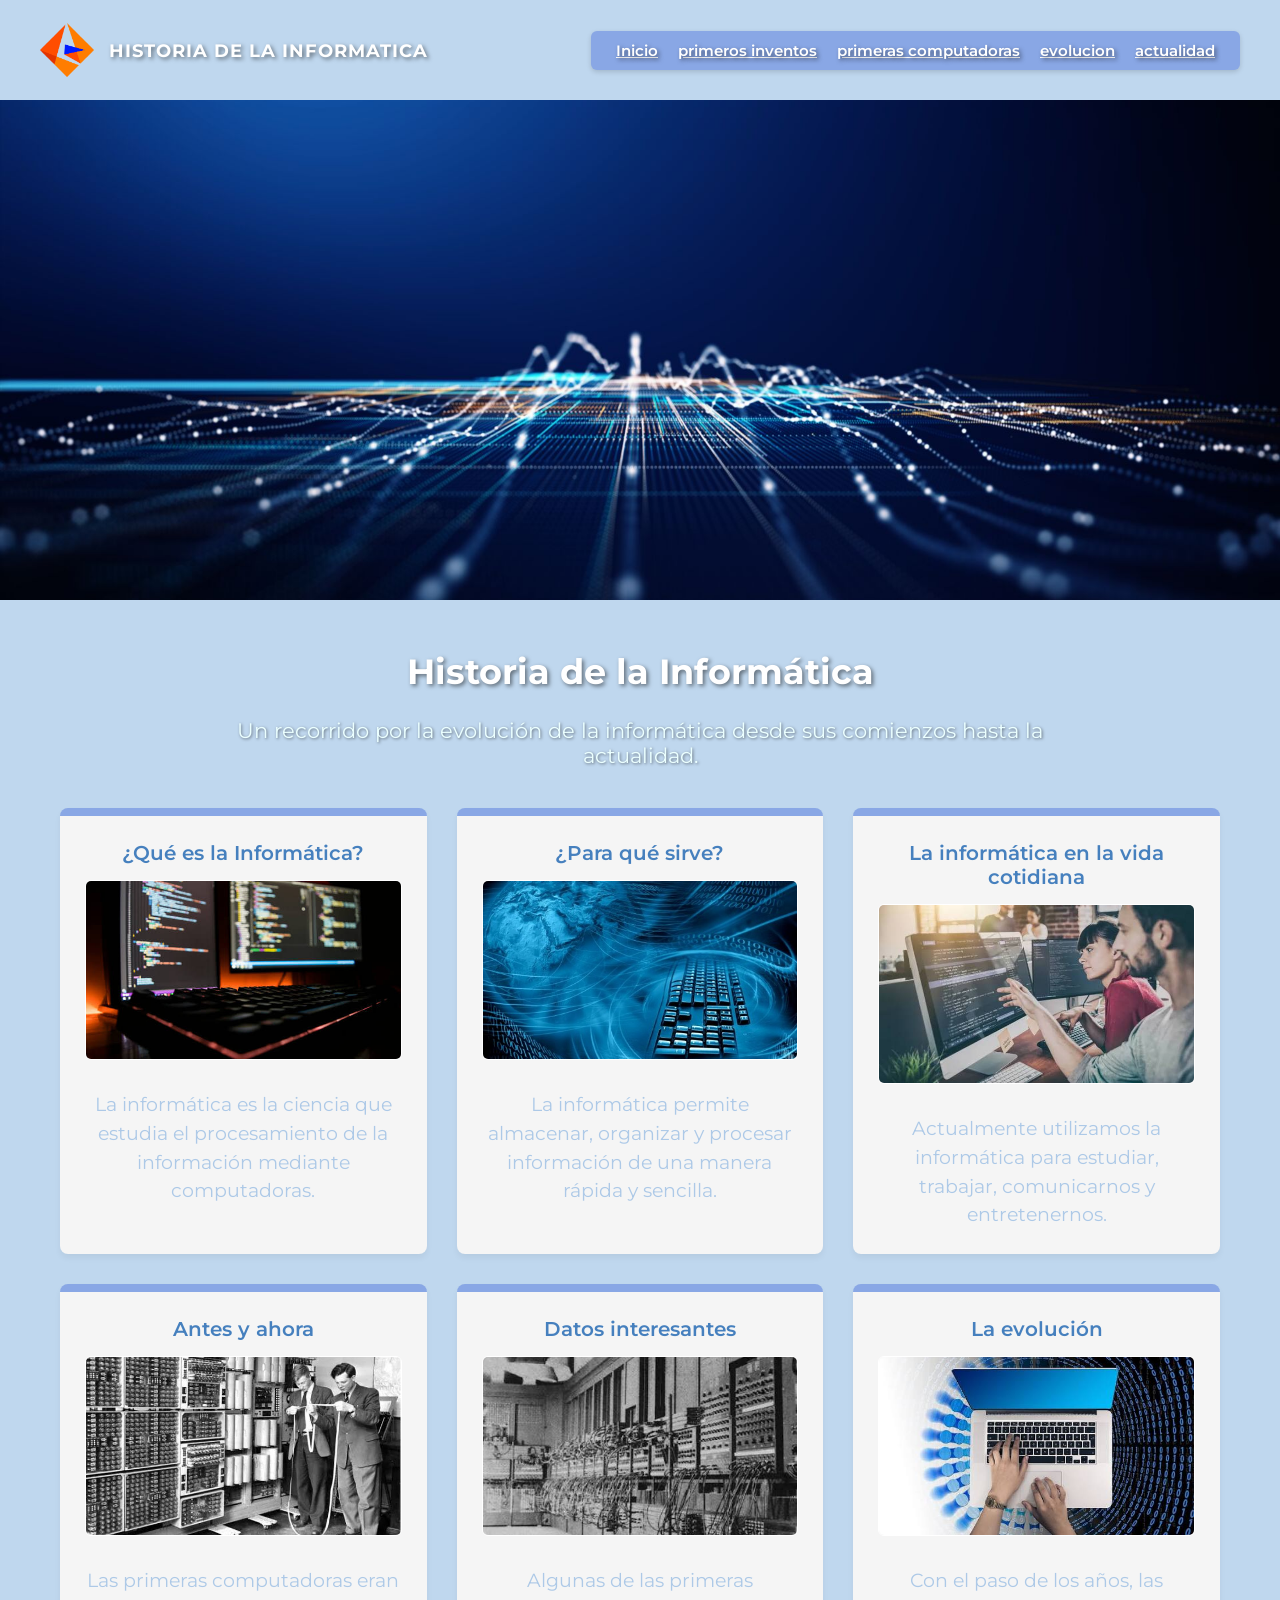
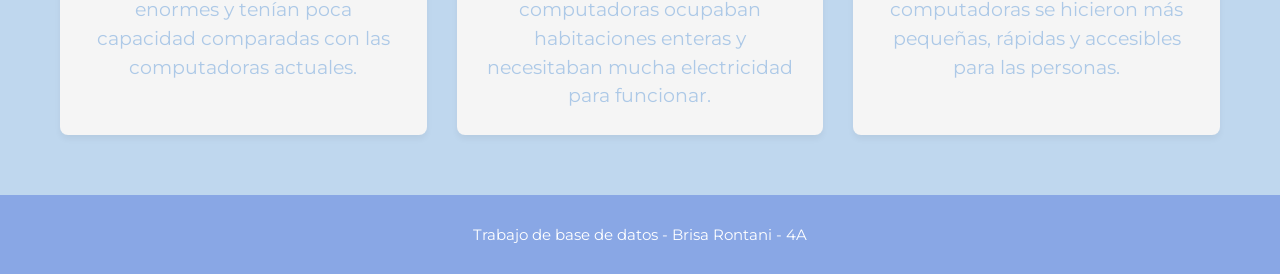
<file: index.html>
<!DOCTYPE html>
<html lang="es">
<head>
    <meta charset="UTF-8">
    <title>Historia de la Informática</title>
    <link rel="stylesheet" href="styles.css" type="text/css">
</head>
<body>
<header>
    <div class="logo">
       
        <img src="img/logo.png" alt="Logo de la pagina">
         HISTORIA DE LA INFORMATICA
    </div>
    <nav>
        <ul>
            <li><a href="index.html">Inicio</a></li>
            <li><a href="Primeros.inventos.html">primeros inventos</a></li>
            <li><a href="Primeras.computadoras.html">primeras computadoras</a></li>
            <li><a href="Evolucion.de.las.computadoras.html">evolucion</a></li>
            <li><a href="Actualidad.html">actualidad</a></li>
        </ul>
    </nav>
</header>
 <section class="banner">
        <img src="img/banner.jpg" alt="Historia de la informática">
    </section>
<main class="pagina">

    <h1>Historia de la Informática</h1>
    <p>
            Un recorrido por la evolución de la informática
            desde sus comienzos hasta la actualidad.
    </p>

    <div class="cajas">

        <div class="caja">
            <h3>¿Qué es la Informática?</h3>
            <img src="img/informatica.jpg" alt="Computadora">
            <p>   La informática es la ciencia que estudia el procesamiento
            de la información mediante computadoras.</p>
        </div>

        <div class="caja">
            <h3>¿Para qué sirve?</h3>
            <img src="img/uso-informatica.jpg" alt="Uso de la informática">
            <p>  La informática permite almacenar, organizar y procesar
            información de una manera rápida y sencilla.</p>
        </div>


        <div class="caja">
            <h3>La informática en la vida cotidiana</h3>
            <img src="img/vida-cotidiana.jpg" alt="Tecnología en la vida cotidiana">
            <p>Actualmente utilizamos la informática para estudiar,
            trabajar, comunicarnos y entretenernos.</p>
        </div>


        <div class="caja">
            <h3>Antes y ahora</h3>
            <img src="img/antes-ahora.jpg" alt="Computadoras antiguas y modernas">
            <p> Las primeras computadoras eran enormes y tenían poca
            capacidad comparadas con las computadoras actuales. </p>
        </div>


        <div class="caja">
            <h3>Datos interesantes</h3>
            <img src="img/datos.jpg" alt="Computadora antigua">
             
            <p>Algunas de las primeras computadoras ocupaban habitaciones
            enteras y necesitaban mucha electricidad para funcionar.</p>
        </div>


        <div class="caja">
            <h3>La evolución</h3>
            <img src="img/evolucion.jpg" alt="Evolución de la tecnología">
            <p>     Con el paso de los años, las computadoras se hicieron
            más pequeñas, rápidas y accesibles para las personas.</p>
        </div>

    </div>

</main>
      <footer>
      <p>Trabajo de base de datos - Brisa Rontani - 4A</p>
    </footer>
</body>
</html>
</file>
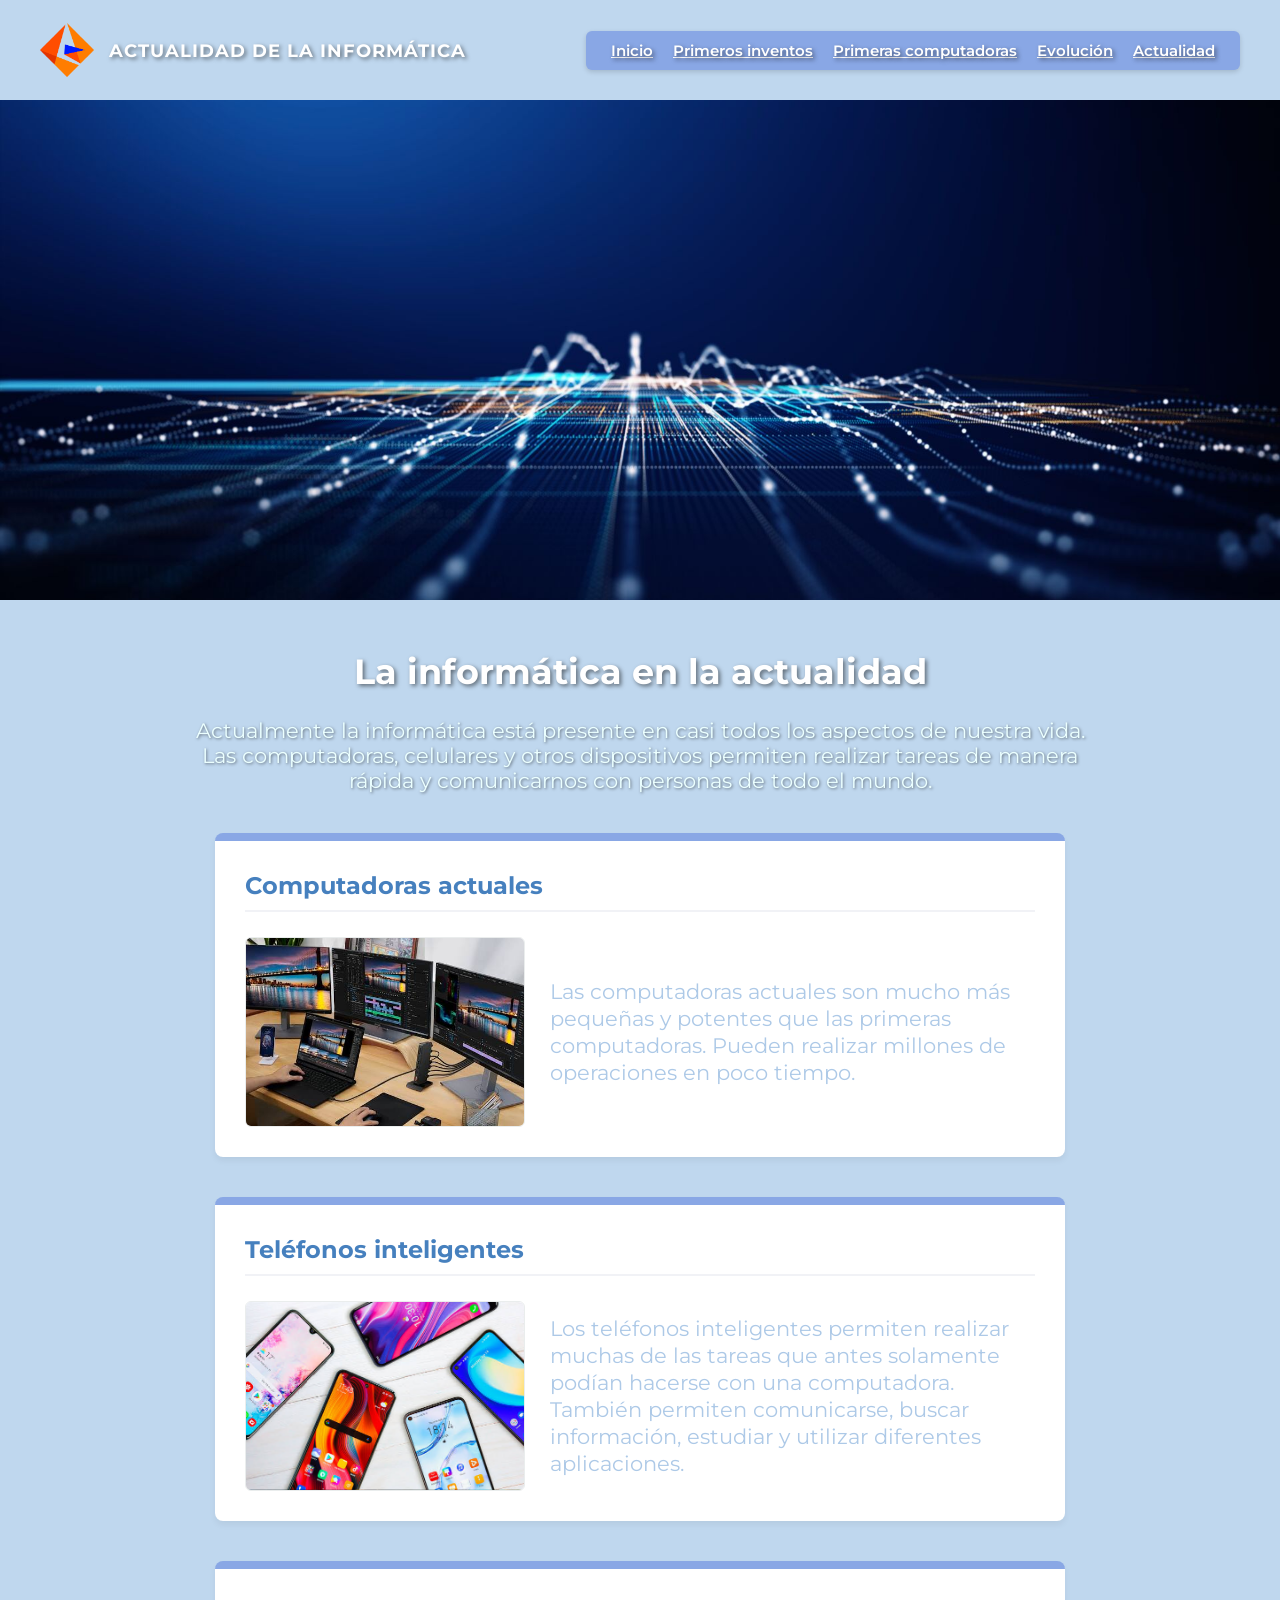
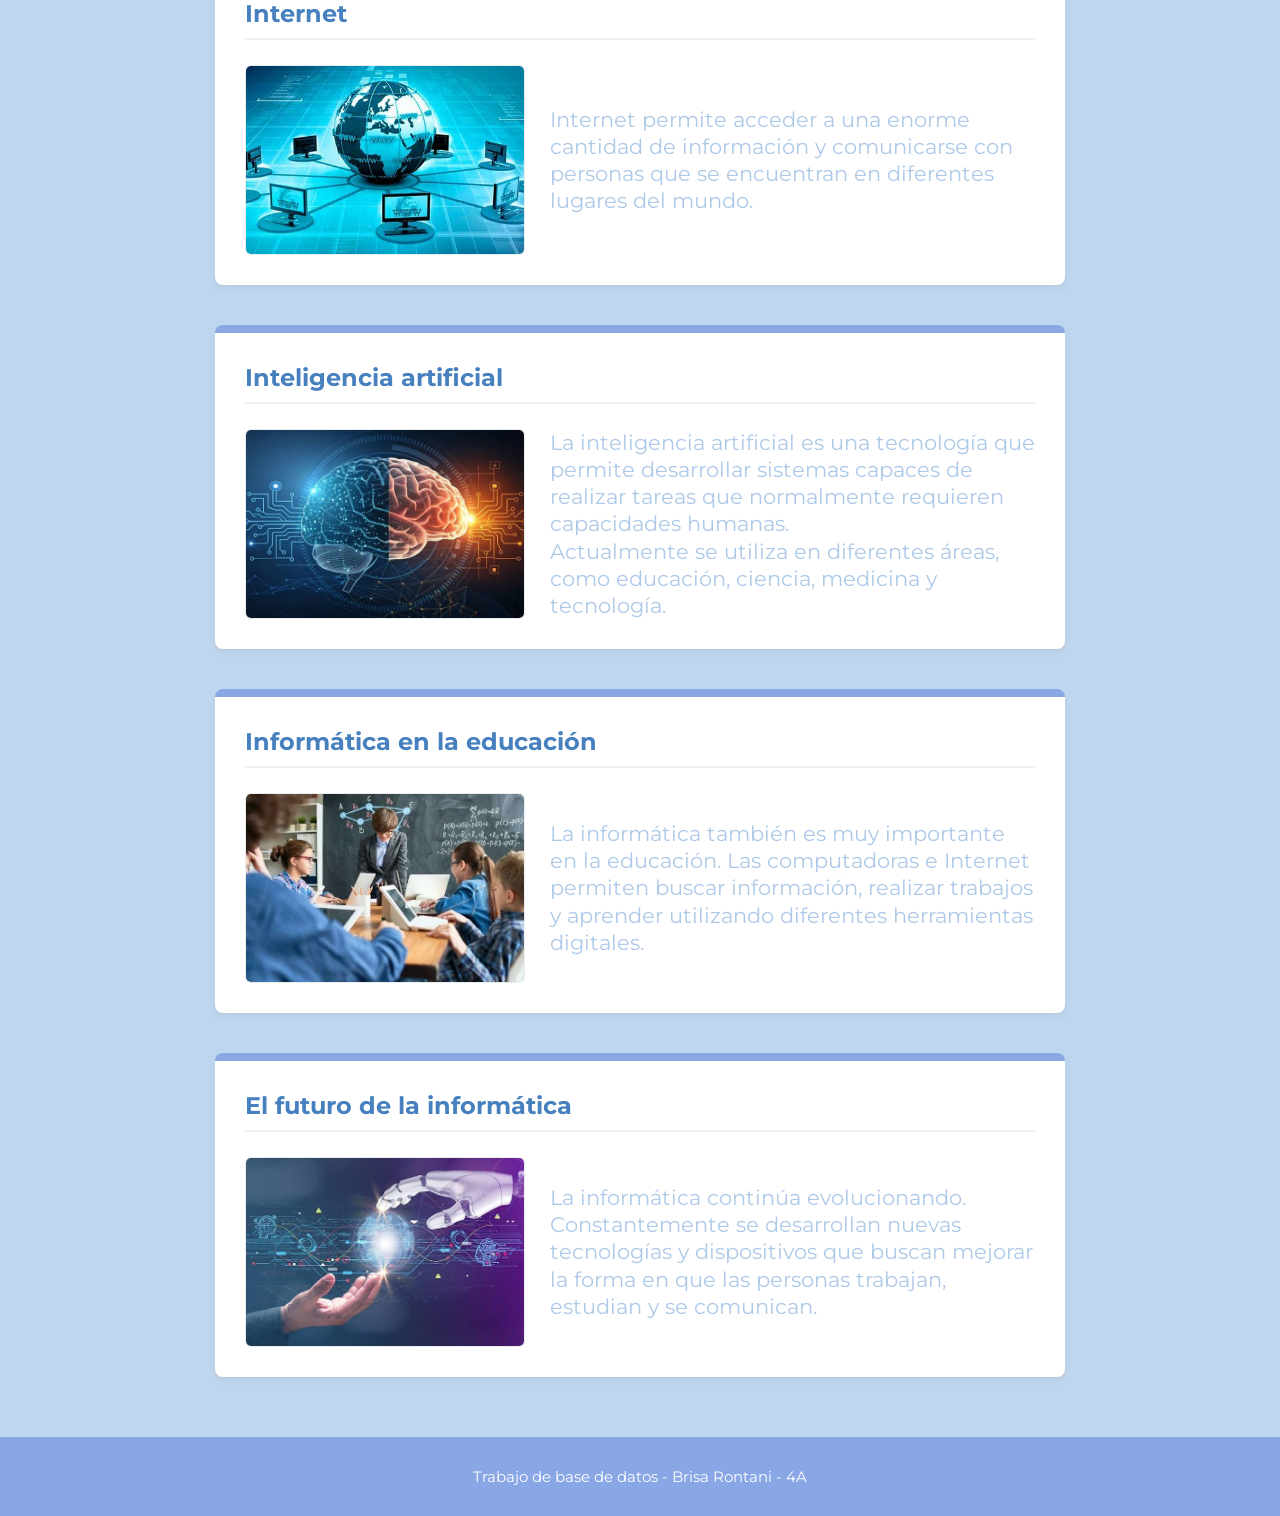
<file: Actualidad.html>
<!DOCTYPE html>
<html lang="es">

<head>
    
    <meta charset="UTF-8">
    <title>Actualidad - Historia de la Informática</title>
    <link rel="stylesheet" href="styles.css" type="text/css">
</head>

<body>
    <header>

        <div class="logo">
            <img src="img/logo.png" alt="Logo">
            ACTUALIDAD DE LA INFORMÁTICA
        </div>

        <nav>
            <ul>
                <li><a href="index.html">Inicio</a></li>
                <li><a href="Primeros.inventos.html">Primeros inventos</a></li>
                <li><a href="Primeras.computadoras.html">Primeras computadoras</a></li>
                <li><a href="Evolucion.de.las.computadoras.html">Evolución</a></li>
                <li><a href="Actualidad.html">Actualidad</a></li>
            </ul>
        </nav>

    </header>

    <section class="banner">
        <img src="img/banner.jpg" alt="Historia de la informática">  
    </section>

    <main class="pagina">

        <h1>La informática en la actualidad</h1>

        <p>
            Actualmente la informática está presente en casi todos los
            aspectos de nuestra vida. Las computadoras, celulares y otros
            dispositivos permiten realizar tareas de manera rápida y
            comunicarnos con personas de todo el mundo.
        </p>


        <div class="contenido-pagina">
            <div class="bloque">

                <h2>Computadoras actuales</h2>

                <img src="img/computadora-actual.jpg" alt="Computadora moderna">

                <p>
                    Las computadoras actuales son mucho más pequeñas y
                    potentes que las primeras computadoras. Pueden realizar
                    millones de operaciones en poco tiempo.
                </p>

            </div>

            <div class="bloque">

                <h2>Teléfonos inteligentes</h2>

                <img src="img/celular.jpg" alt="Teléfono inteligente">

                <p>
                    Los teléfonos inteligentes permiten realizar muchas de
                    las tareas que antes solamente podían hacerse con una
                    computadora.
                <br>
                    También permiten comunicarse, buscar información,
                    estudiar y utilizar diferentes aplicaciones.
                </p>

            </div>

            <div class="bloque">

                <h2>Internet</h2>

                <img src="img/internet-actual.jpg" alt="Internet">

                <p>
                    Internet permite acceder a una enorme cantidad de
                    información y comunicarse con personas que se encuentran
                    en diferentes lugares del mundo.
                </p>

            </div>

            <div class="bloque">

                <h2>Inteligencia artificial</h2>

                <img src="img/inteligencia-artificial.jpg" alt="Inteligencia artificial">

                <p>
                    La inteligencia artificial es una tecnología que permite
                    desarrollar sistemas capaces de realizar tareas que
                    normalmente requieren capacidades humanas.
            <br>
                    Actualmente se utiliza en diferentes áreas, como educación,
                    ciencia, medicina y tecnología.
                </p>

            </div>

            <div class="bloque">

                <h2>Informática en la educación</h2>

                <img src="img/informatica-educacion.jpg" alt="Informática en la educación">

                <p>
                    La informática también es muy importante en la educación.
                    Las computadoras e Internet permiten buscar información,
                    realizar trabajos y aprender utilizando diferentes
                    herramientas digitales.
                </p>

            </div>

            <div class="bloque">

                <h2>El futuro de la informática</h2>

                <img src="img/futuro-tecnologia.jpg" alt="Futuro de la tecnología">

                <p>
                    La informática continúa evolucionando. Constantemente se
                    desarrollan nuevas tecnologías y dispositivos que buscan
                    mejorar la forma en que las personas trabajan, estudian y
                    se comunican.
                </p>

            </div>

        </div>



    </main>

    <footer>
       <p>Trabajo de base de datos - Brisa Rontani - 4A</p>
    </footer>

</body>

</html>
</file>
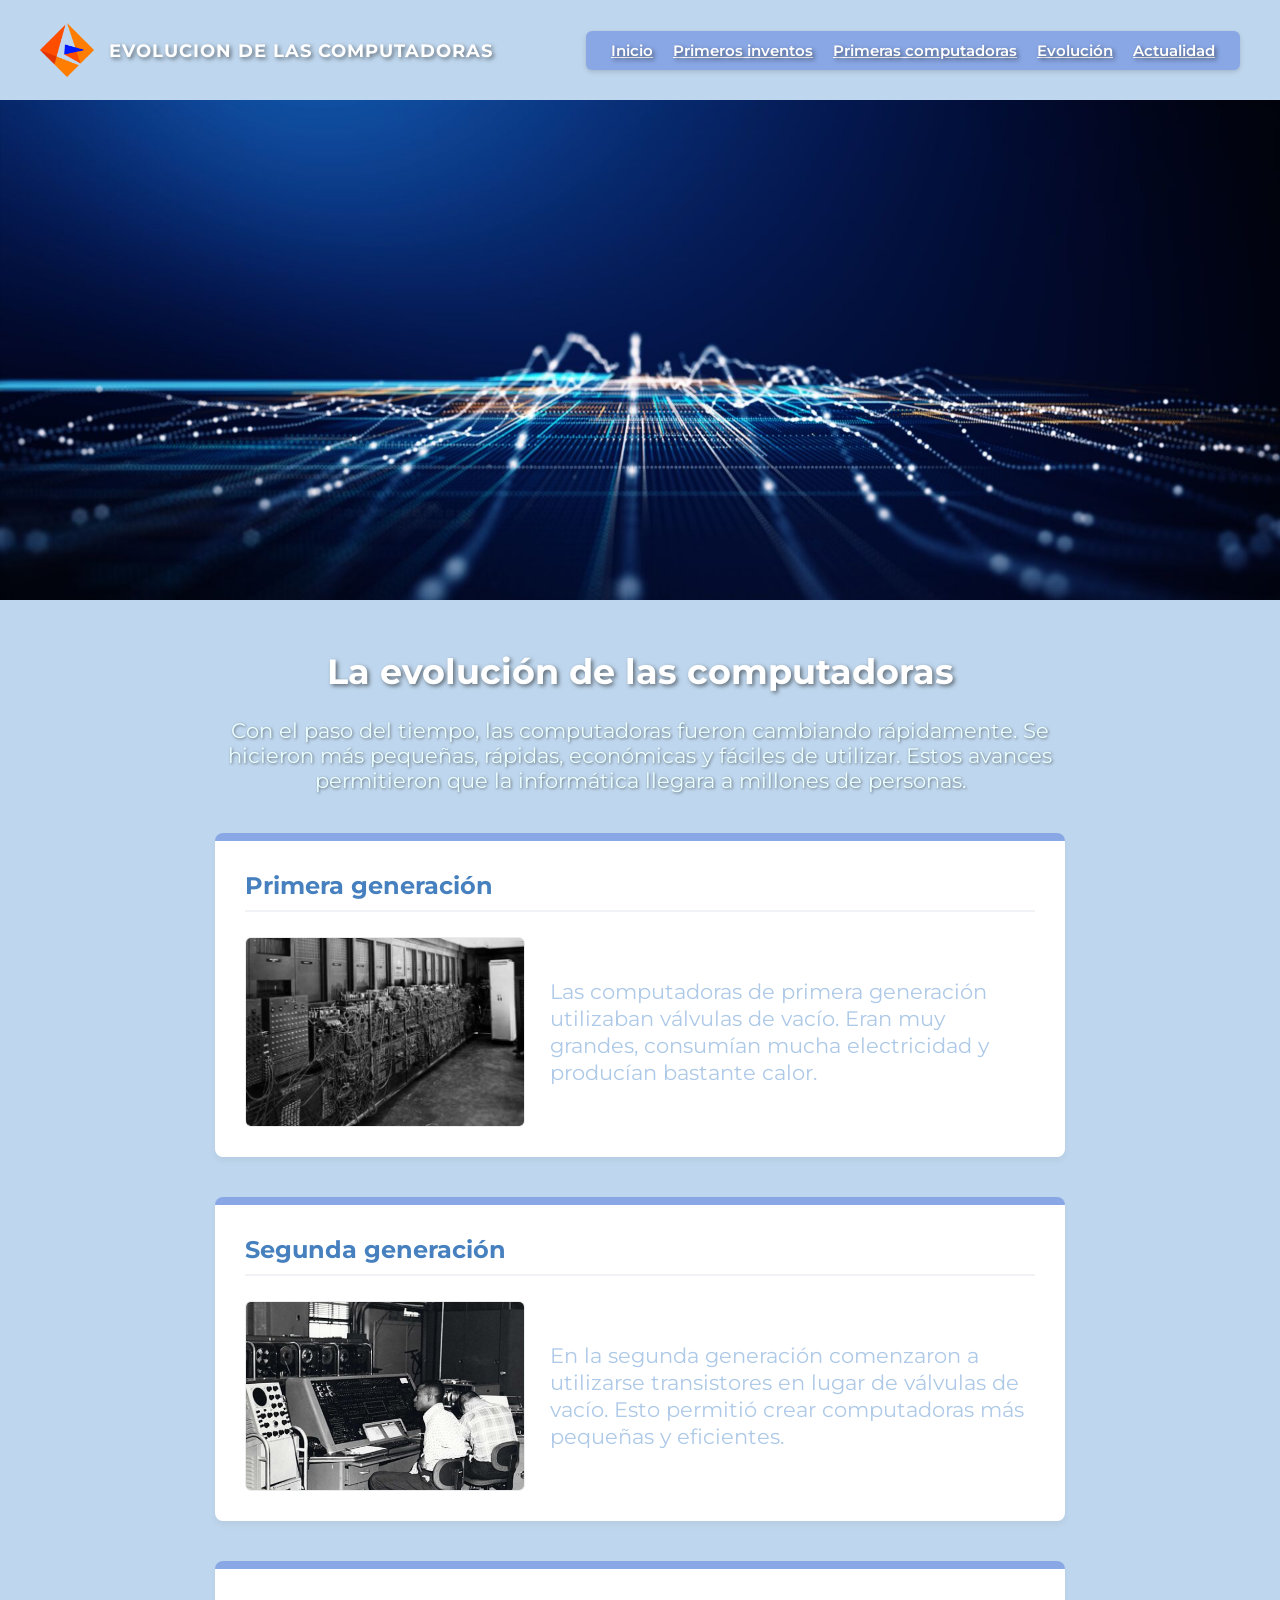
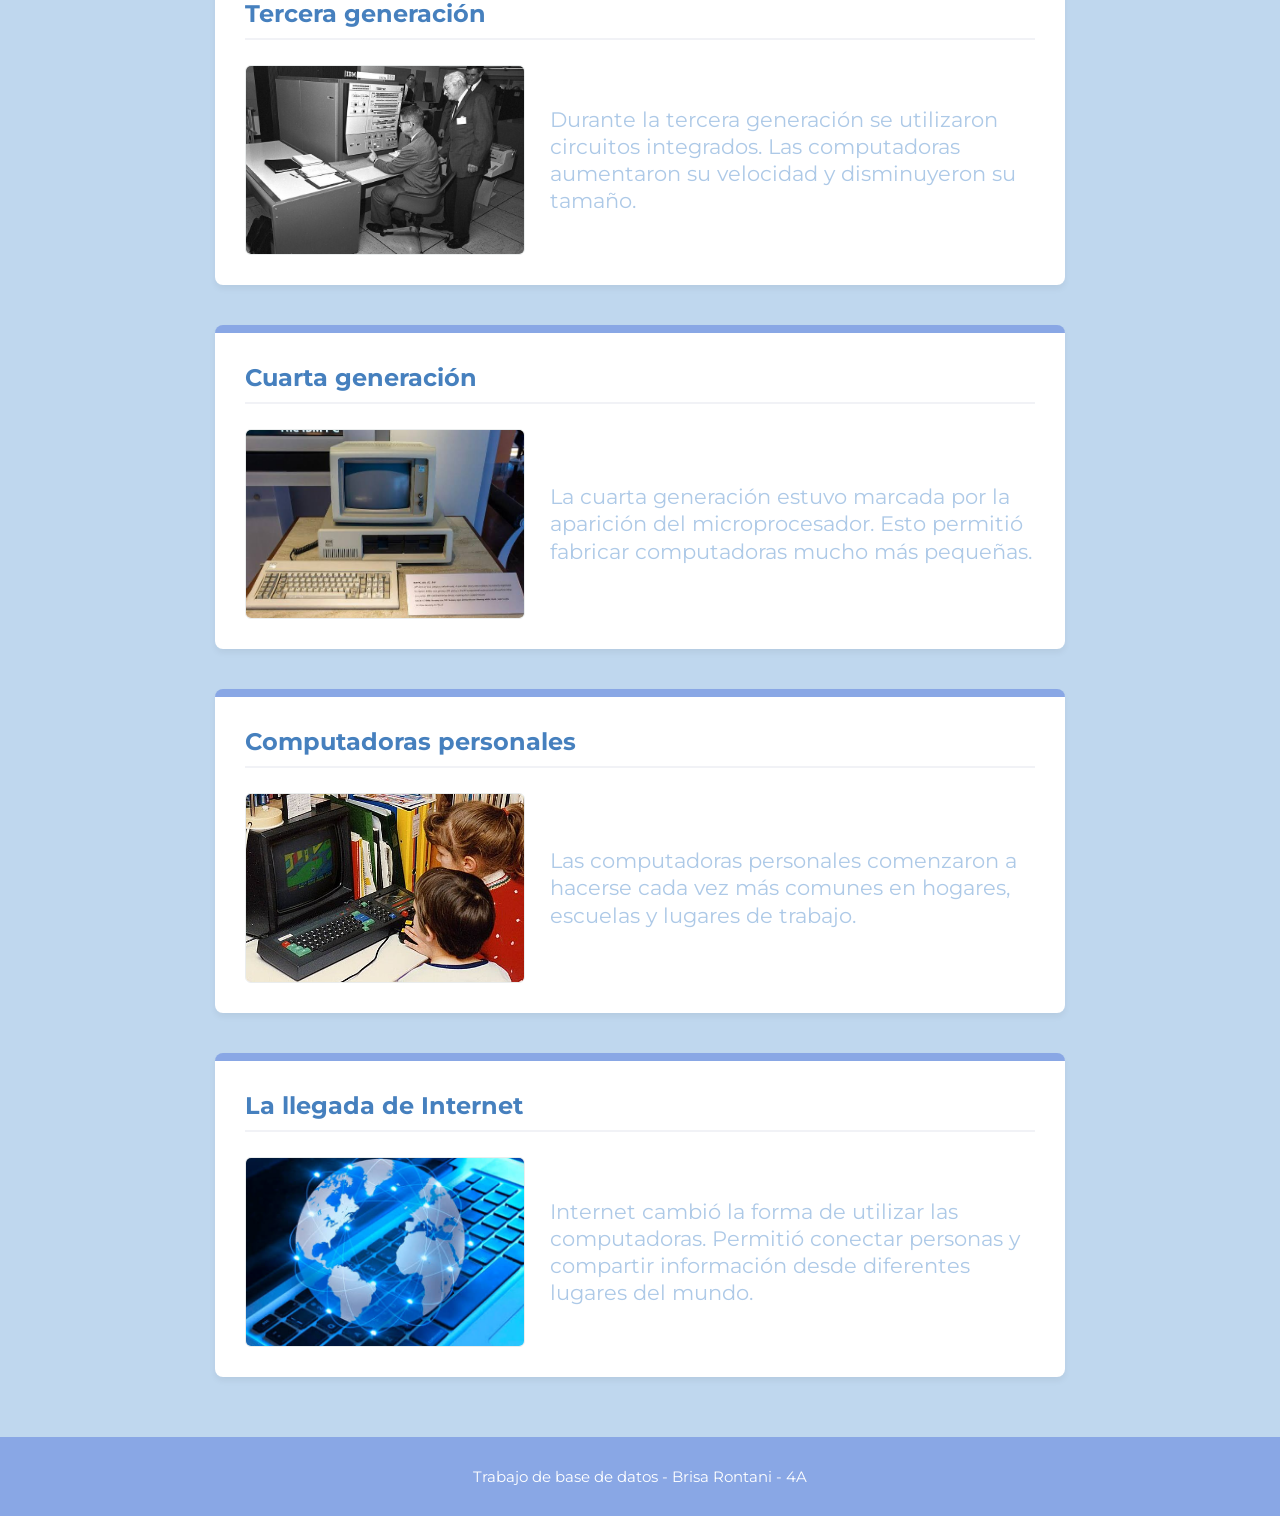
<file: Evolucion.de.las.computadoras.html>
<!DOCTYPE html>
<html lang="es">

<head>
    <meta charset="UTF-8">
    <title>Evolución - Historia de la Informática</title>
    <link rel="stylesheet" href="styles.css" type="text/css">
</head>

<body>
    <header>

        <div class="logo">
            <img src="img/logo.png" alt="Logo">
             EVOLUCION DE LAS COMPUTADORAS
        </div>

        <nav>
            <ul>
                <li><a href="index.html">Inicio</a></li>
                <li><a href="Primeros.inventos.html">Primeros inventos</a></li>
                <li><a href="Primeras.computadoras.html">Primeras computadoras</a></li>
                <li><a href="Evolucion.de.las.computadoras.html">Evolución</a></li>
                <li><a href="Actualidad.html">Actualidad</a></li>
            </ul>
        </nav>

    </header>

    <section class="banner">
        <img src="img/banner.jpg" alt="Historia de la informática">
    </section>


    <main class="pagina">

        <h1>La evolución de las computadoras</h1>

        <p>
            Con el paso del tiempo, las computadoras fueron cambiando
            rápidamente. Se hicieron más pequeñas, rápidas, económicas y
            fáciles de utilizar. Estos avances permitieron que la informática
            llegara a millones de personas.
        </p>


        <div class="contenido-pagina">
            <div class="bloque">

                <h2>Primera generación</h2>

                <img src="img/primera-generacion.jpg" alt="Computadora de primera generación">

                <p>
                    Las computadoras de primera generación utilizaban válvulas
                    de vacío. Eran muy grandes, consumían mucha electricidad y
                    producían bastante calor.
                </p>

            </div>
            <div class="bloque">

                <h2>Segunda generación</h2>

                <img src="img/segunda-generacion.jpg" alt="Computadora de segunda generación">

                <p>
                    En la segunda generación comenzaron a utilizarse
                    transistores en lugar de válvulas de vacío. Esto permitió
                    crear computadoras más pequeñas y eficientes.
                </p>

            </div>
            <div class="bloque">

                <h2>Tercera generación</h2>

                <img src="img/tercera-generacion.jpg" alt="Computadora de tercera generación">

                <p>
                    Durante la tercera generación se utilizaron circuitos
                    integrados. Las computadoras aumentaron su velocidad y
                    disminuyeron su tamaño.
                </p>

            </div>

            <div class="bloque">

                <h2>Cuarta generación</h2>

                <img src="img/cuarta-generacion.jpg" alt="Computadora de cuarta generación">

                <p>
                    La cuarta generación estuvo marcada por la aparición del
                    microprocesador. Esto permitió fabricar computadoras mucho
                    más pequeñas.
                </p>

            </div>

            <div class="bloque">

                <h2>Computadoras personales</h2>

                <img src="img/pc.jpg" alt="Computadora personal">

                <p>
                    Las computadoras personales comenzaron a hacerse cada vez
                    más comunes en hogares, escuelas y lugares de trabajo.
                </p>

            </div>

            <div class="bloque">

                <h2>La llegada de Internet</h2>

                <img src="img/internet.jpg" alt="Internet y computadoras">

                <p>
                    Internet cambió la forma de utilizar las computadoras.
                    Permitió conectar personas y compartir información desde
                    diferentes lugares del mundo.
                </p>

            </div>

        </div>

    </main>

   <footer>
      <p>Trabajo de base de datos - Brisa Rontani - 4A</p>
    </footer>

</body>

</html>
</file>
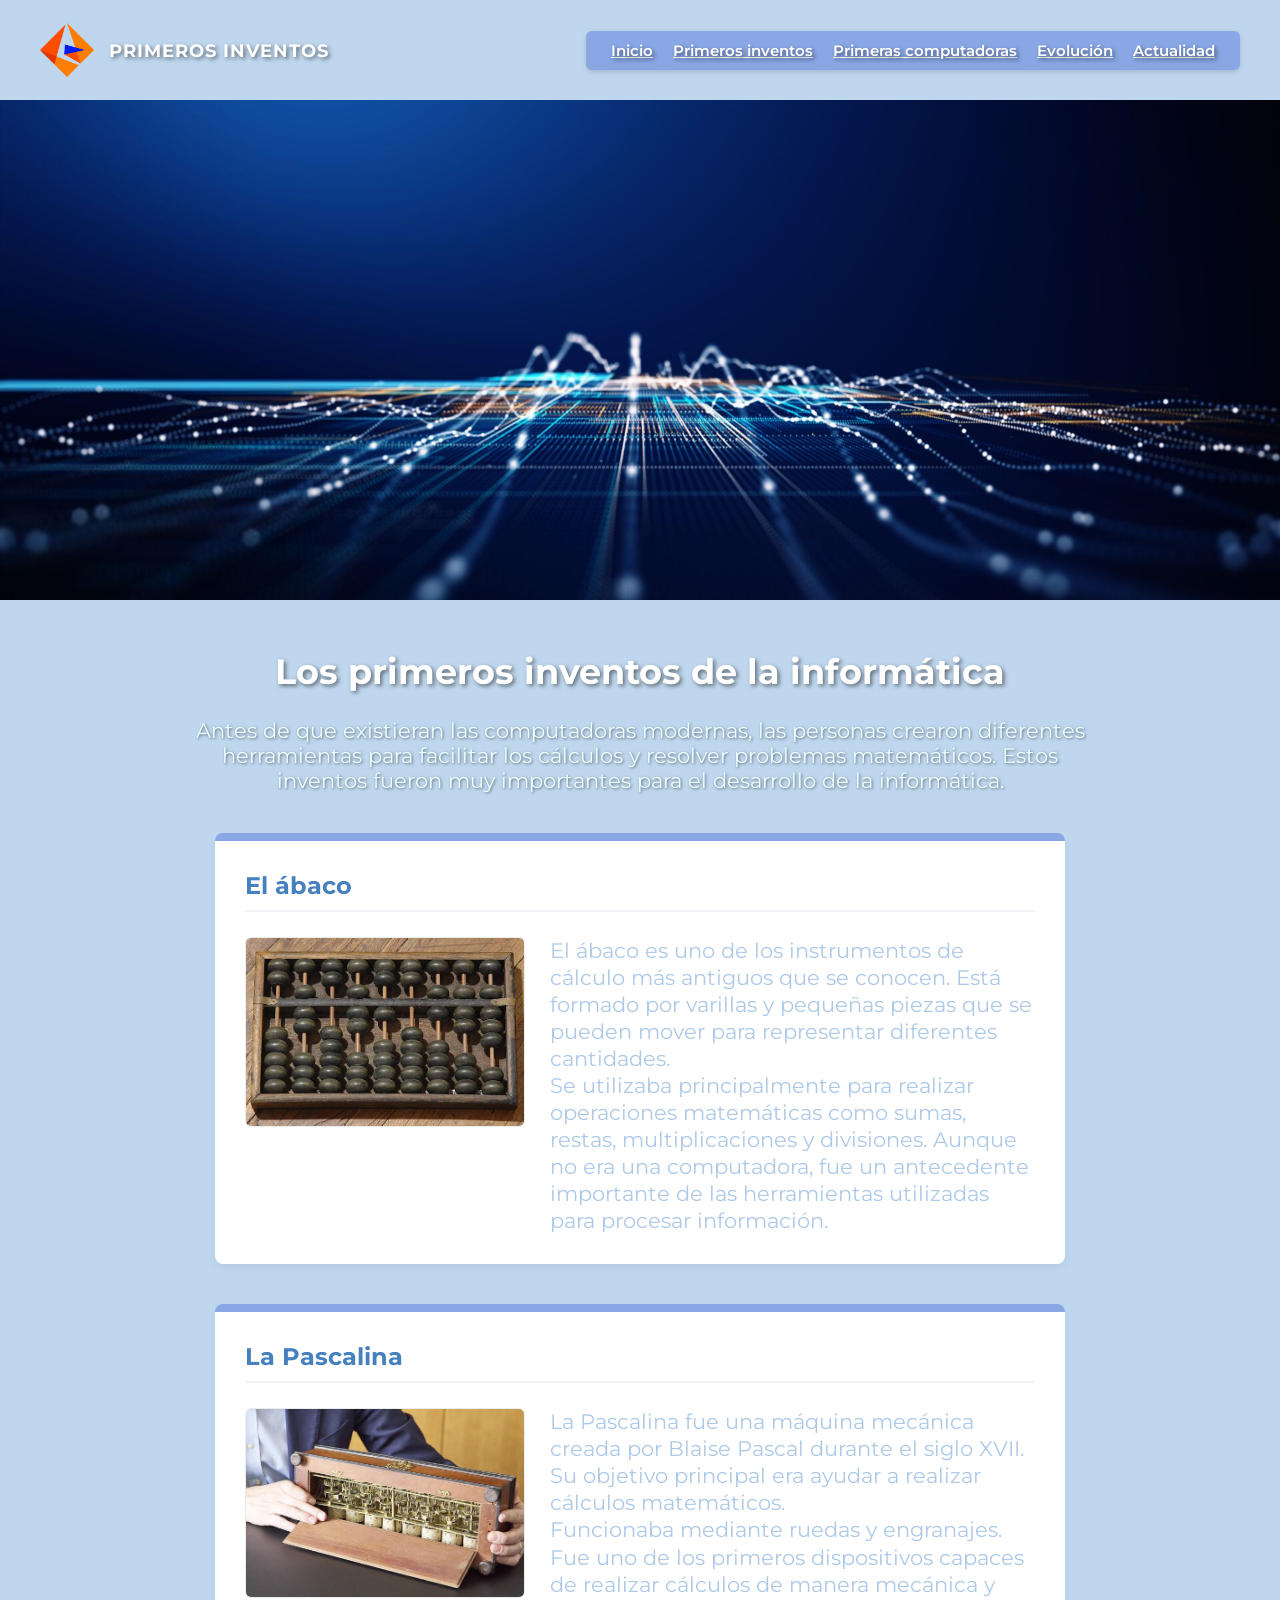
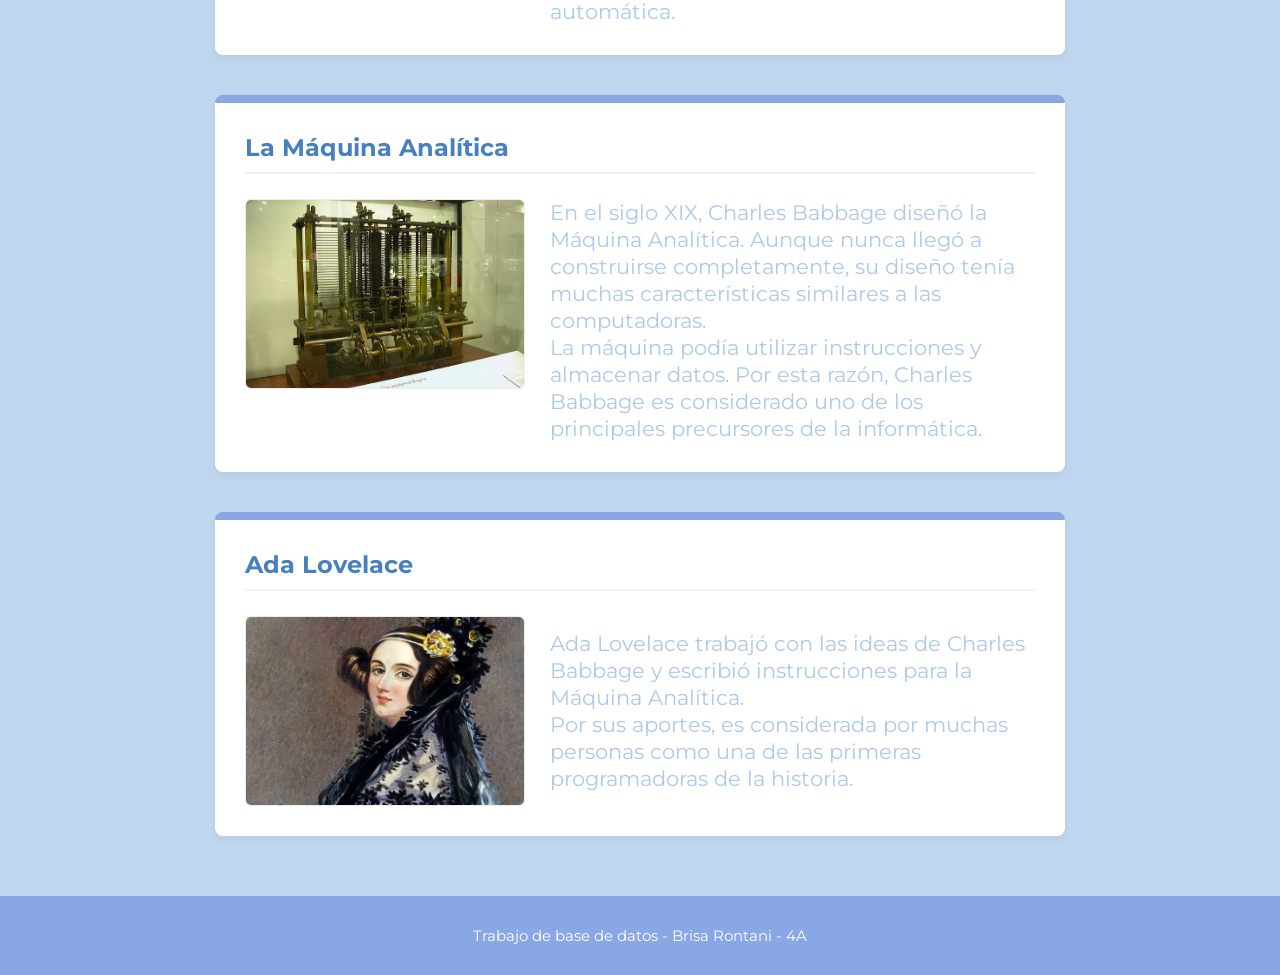
<file: Primeros.inventos.html>
<!DOCTYPE html>
<html lang="es">

<head>
    <meta charset="UTF-8">
    <title>Primeros inventos - Historia de la Informática</title>
    <link rel="stylesheet" href="styles.css" type="text/css">
</head>

<body>
    <header>

        <div class="logo">
            <img src="img/logo.png" alt="Logo">
              PRIMEROS INVENTOS
        </div>

        <nav>
            <ul>
                <li><a href="index.html">Inicio</a></li>
                <li><a href="Primeros.inventos.html">Primeros inventos</a></li>
                <li><a href="Primeras.computadoras.html">Primeras computadoras</a></li>
                <li><a href="Evolucion.de.las.computadoras.html">Evolución</a></li>
                <li><a href="Actualidad.html">Actualidad</a></li>
            </ul>
        </nav>

    </header>

    <section class="banner">
        <img src="img/banner.jpg" alt="Historia de la informática">
    </section>

    <main class="pagina">

        <h1>Los primeros inventos de la informática</h1>

        <p>
            Antes de que existieran las computadoras modernas, las personas
            crearon diferentes herramientas para facilitar los cálculos y
            resolver problemas matemáticos. Estos inventos fueron muy
            importantes para el desarrollo de la informática.
        </p>


        <div class="contenido-pagina">

            <div class="bloque">

                <h2>El ábaco</h2>

                <img src="img/abaco.jpg" alt="Ábaco">

                <p>
                    El ábaco es uno de los instrumentos de cálculo más antiguos
                    que se conocen. Está formado por varillas y pequeñas piezas
                    que se pueden mover para representar diferentes cantidades. 
                    <br>
                    Se utilizaba principalmente para realizar operaciones
                    matemáticas como sumas, restas, multiplicaciones y divisiones.
                    Aunque no era una computadora, fue un antecedente importante
                    de las herramientas utilizadas para procesar información.
                </p>

            </div>

            <div class="bloque">

                <h2>La Pascalina</h2>

                <img src="img/pascalina.jpg" alt="Pascalina">

                <p>
                    La Pascalina fue una máquina mecánica creada por Blaise Pascal
                    durante el siglo XVII. Su objetivo principal era ayudar a
                    realizar cálculos matemáticos.
                <br>
                    Funcionaba mediante ruedas y engranajes. Fue uno de los
                    primeros dispositivos capaces de realizar cálculos de manera
                    mecánica y automática.
                </p>

            </div>

            <div class="bloque">

                <h2>La Máquina Analítica</h2>

                <img src="img/maquina-analitica.jpg" alt="Máquina Analítica">

                <p>
                    En el siglo XIX, Charles Babbage diseñó la Máquina Analítica.
                    Aunque nunca llegó a construirse completamente, su diseño
                    tenía muchas características similares a las computadoras.
                 <br>
                    La máquina podía utilizar instrucciones y almacenar datos.
                    Por esta razón, Charles Babbage es considerado uno de los
                    principales precursores de la informática.
                </p>

            </div>

            <div class="bloque">

                <h2>Ada Lovelace</h2>

                <img src="img/ada-lovelace.jpg" alt="Ada Lovelace">

                <p>
                    Ada Lovelace trabajó con las ideas de Charles Babbage y
                    escribió instrucciones para la Máquina Analítica.
                <br>
                    Por sus aportes, es considerada por muchas personas como
                    una de las primeras programadoras de la historia.
                </p>

            </div>

        </div>

        

    </main>

    <footer>
    <p>Trabajo de base de datos - Brisa Rontani - 4A</p>
    </footer>

</body>

</html>
</file>
<file: styles.css>
@import url('https://fonts.googleapis.com/css2?family=Montserrat:wght@400;500;600;700&family=Open+Sans:wght@400;600&display=swap');

*{
    box-sizing: border-box;
    margin: 0px;
    padding: 0;
}

body {
  font-family: 'Montserrat', sans-serif;
    background-color:#bfd7ee;
    color: #fafafa;
    height: 1.6;
}

header {
    background-color: #bfd7ee;
    color: #ffffff;
      text-shadow: 2px 2px 4px rgba(0, 0, 0, 0.5);
    height: 100px;
    display: flex;
    justify-content: space-between;
    align-items: center;
    padding: 0 40px;
    position: relative;
   
}

header .logo {
    display: flex;
    align-items: center;
    font-size: 1.15rem;
    font-weight: 700;
    letter-spacing: 1px;
    gap: 15px;
    text-transform: uppercase;
}

header .logo img {
    height: 55px;
    object-fit: contain;
}

header nav {
    background-color: #89a7e5;
    padding: 10px 25px;
    border-radius: 6px;
    box-shadow: 0 2px 5px rgba(0, 0, 0, 0.15);
    transition: 0.3s;
}

header nav:hover {
    background-color: #27118a;
}

header nav ul {
    list-style: none;
    display: flex;
    gap: 20px;
    align-items: center;
}

header nav ul li a {
    color: #ffffff;
  
   
    font-weight: 600;
    font-size: 0.95rem;
   transition: 0.3s;
}

header nav ul li a:hover {
    color: #bae1f0;
}

.banner {
    height: 500px;
    width: 100%;
    background-color: #eae9f7;
    overflow: hidden;
    display: flex;
    justify-content: center;
    align-items: center;
    
}

.banner img {
    width: 100%;
    height: 100%;
    object-fit: cover;
    object-position: center;
}

main.pagina {
    max-width: 1200px;
    margin: 50px auto;
    padding: 0 20px;
}

main.pagina h1 {
    text-align: center;
    text-shadow: 2px 2px 4px rgba(0, 0, 0, 0.5);
    color: #ffffff;
    font-size: 2.2rem;
    font-weight: 700;
    margin-bottom: 15px;
    position: relative;
    padding-bottom: 10px;
}



main.pagina > p {
    text-align: center;
    max-width: 900px;
    margin: 0 auto 40px auto;
    font-size: 1.3rem;
    color: #ebffff;
      text-shadow: 1px 1px 3px rgba(0, 0, 0, 0.5);
}


.cajas {
    display: grid;
    grid-template-columns: repeat(3, 1fr);
    gap: 30px;
    margin: 30px 0;
}

.caja {
    background-color: #f5f5f5;
    border-radius: 8px;
    padding: 25px;
    box-shadow: 0 4px 6px rgba(0, 0, 0, 0.05);
    display: flex;
    flex-direction: column;
    align-items: center;
    text-align: center;
   transition: 0.3s;
    border-top: 8px solid #89a7e5;
    
}

.caja:hover {
    transform: translateY(-8px);
    box-shadow: 0 8px 20px rgba(0, 0, 0, 0.12);
}

.caja h3 {
    color:#4680be;
    font-family: 'Montserrat', sans-serif;
    font-size: 1.25rem;
    margin-bottom: 15px;
    font-weight: 600;
     
}

.caja img {
    width: 100%;
    height: 180px;
    object-fit: cover;
    border-radius: 6px;
    margin-bottom: 15px;
    border: 1px solid #ffffff;
   transition: 0.3s;
  
}

.caja:hover img {
    transform: scale(1.05);
    box-shadow: 0 5px 15px rgba(0, 0, 0, 0.15);

}

.caja p {
    color: #adc9e7;
    font-size: 1.2rem;
    line-height: 1.5;
   margin-top: 15px;
    font-family: 'Montserrat', sans-serif;
       
}


.contenido-pagina {
    display: flex;
    flex-direction: column;
    gap: 40px; 
    margin: 40px 0;
    width: 100%;
}

.bloque {
    background-color: #ffffff;
    border-radius: 8px;
    padding: 30px;
    box-shadow: 0 4px 6px rgba(0, 0, 0, 0.05);
    transition: 0.3s;
    border-top: 8px solid #89a7e5;
    width: 100%;
    max-width: 850px;
    margin: 0 auto;
    display: grid;
    grid-template-columns: 280px 1fr; 
    gap: 25px;
    text-align: left;
}

.bloque:hover {
    transform: translateY(-5px);
    box-shadow: 0 8px 25px rgba(0, 0, 0, 0.1);
}


.bloque h2 {
    color: #4680be;
    font-family: 'Montserrat', sans-serif;
    font-size: 1.5rem;
    font-weight: bold;
    border-bottom: 2px solid #f1f2f6;
    padding-bottom: 10px;
    margin: 0;
    grid-column: 1 / span 2; 
}


.bloque img {
    width: 100%;
    height: 190px;
    object-fit: cover;
    border-radius: 6px;
    border: 1px solid #eaeded;
    transition: 0.3s; 
}

.bloque:hover img {
    transform: scale(1.05);
    box-shadow: 0 5px 15px rgba(0, 0, 0, 0.15);
}


.bloque p {
    color: #adc9e7;
    font-size: 1.3rem;
    line-height: 1.3;
    margin: 0;
    align-self: center;
    font-family: 'Montserrat', sans-serif;
}

footer {
    background-color: #89a7e5;
    color: #ffffff;
    text-align: center;
    padding: 30px 20px;
    margin-top: 60px;
   
}

footer p {
    margin: 0;
    font-size: 0.95rem;
}
</file>
